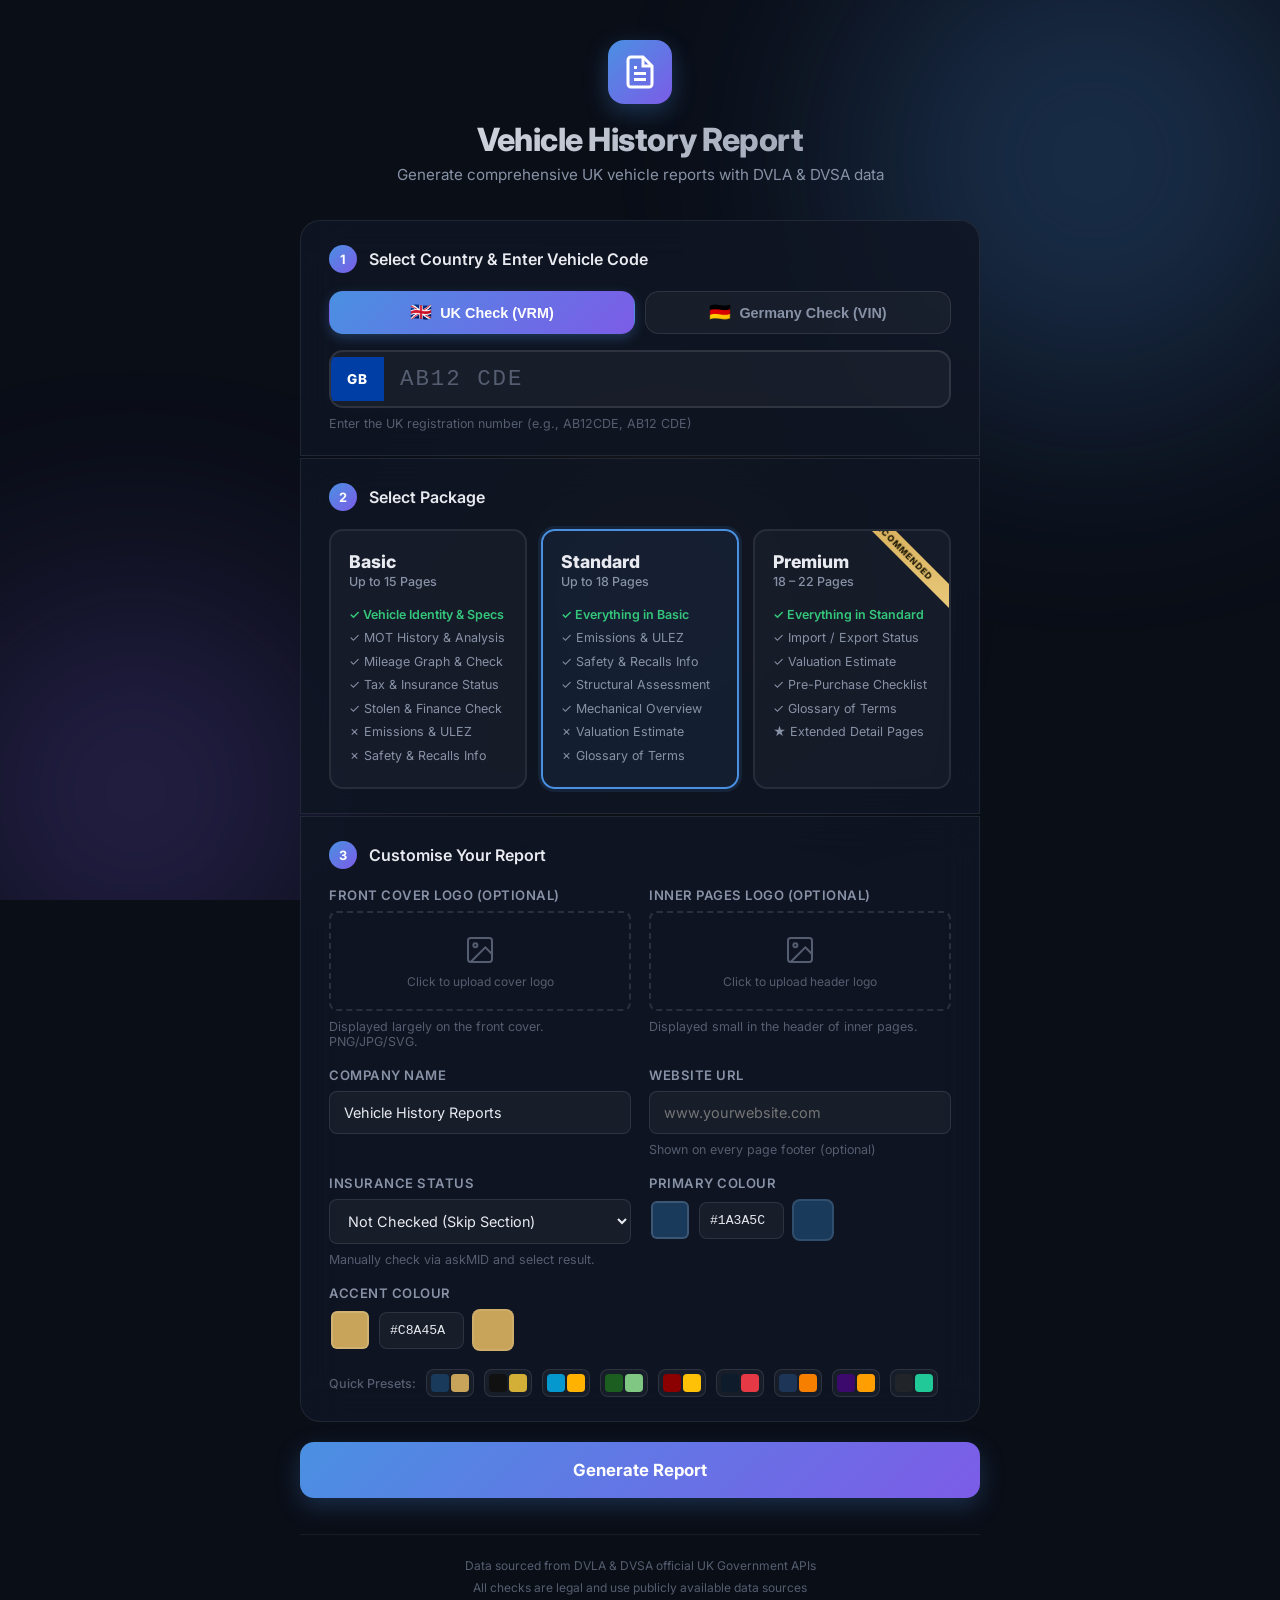
<file: templates/index.html>
<!DOCTYPE html>
<html lang="en">
<head>
    <meta charset="UTF-8">
    <meta name="viewport" content="width=device-width, initial-scale=1.0">
    <title>UK Vehicle History Report Generator</title>
    <meta name="description" content="Generate comprehensive UK vehicle history reports with MOT history, tax status, mileage analysis, and more.">
    <link rel="preconnect" href="https://fonts.googleapis.com">
    <link rel="preconnect" href="https://fonts.gstatic.com" crossorigin>
    <link href="https://fonts.googleapis.com/css2?family=Inter:wght@300;400;500;600;700;800;900&display=swap" rel="stylesheet">
    <link rel="stylesheet" href="/static/css/app.css">
</head>
<body>
    <!-- ── Animated Background ──────────────────────────────── -->
    <div class="bg-animation">
        <div class="bg-orb bg-orb-1"></div>
        <div class="bg-orb bg-orb-2"></div>
        <div class="bg-orb bg-orb-3"></div>
    </div>

    <!-- ── Main Container ───────────────────────────────────── -->
    <div class="app-container">
        
        <!-- ── Header ───────────────────────────────────────── -->
        <header class="app-header">
            <div class="header-icon">
                <svg width="36" height="36" viewBox="0 0 24 24" fill="none" stroke="currentColor" stroke-width="2">
                    <path d="M14 2H6a2 2 0 0 0-2 2v16a2 2 0 0 0 2 2h12a2 2 0 0 0 2-2V8z"/>
                    <polyline points="14 2 14 8 20 8"/>
                    <line x1="16" y1="13" x2="8" y2="13"/>
                    <line x1="16" y1="17" x2="8" y2="17"/>
                    <polyline points="10 9 9 9 8 9"/>
                </svg>
            </div>
            <h1 class="app-title">Vehicle History Report</h1>
            <p class="app-subtitle">Generate comprehensive UK vehicle reports with DVLA & DVSA data</p>
        </header>

        <!-- ── Form Card ────────────────────────────────────── -->
        <form id="reportForm" class="report-form" enctype="multipart/form-data">
            
            <!-- Step 1: Country & Vehicle Registration/VIN -->
            <div class="form-section">
                <div class="section-label">
                    <span class="step-number">1</span>
                    <span>Select Country & Enter Vehicle Code</span>
                </div>

                <div class="country-tabs">
                    <button type="button" class="country-tab active" id="tab-uk" data-country="uk" onclick="switchCountry('uk')">
                        <span class="tab-flag">🇬🇧</span> UK Check (VRM)
                    </button>
                    <button type="button" class="country-tab" id="tab-de" data-country="de" onclick="switchCountry('de')">
                        <span class="tab-flag">🇩🇪</span> Germany Check (VIN)
                    </button>
                </div>
                <input type="hidden" id="country" name="country" value="uk">

                <div class="reg-input-wrapper">
                    <div class="reg-plate-icon" id="plateIcon">GB</div>
                    <input 
                        type="text" 
                        id="registration" 
                        name="registration" 
                        class="reg-input"
                        placeholder="AB12 CDE"
                        required
                        maxlength="17"
                        autocomplete="off"
                        spellcheck="false"
                    >
                </div>
                <p class="input-hint" id="inputHint">Enter the UK registration number (e.g., AB12CDE, AB12 CDE)</p>
            </div>

            <!-- Step 2: Package Selection -->
            <div class="form-section">
                <div class="section-label">
                    <span class="step-number">2</span>
                    <span>Select Package</span>
                </div>
                <div class="package-grid">
                    <label class="package-card" id="pkg-basic">
                        <input type="radio" name="package" value="basic" hidden>
                        <div class="package-badge">Basic</div>
                        <div class="package-pages">Up to 15 Pages</div>
                        <ul class="package-features">
                            <li>✓ Vehicle Identity & Specs</li>
                            <li>✓ MOT History & Analysis</li>
                            <li>✓ Mileage Graph & Check</li>
                            <li>✓ Tax & Insurance Status</li>
                            <li>✓ Stolen & Finance Check</li>
                            <li>✗ Emissions & ULEZ</li>
                            <li>✗ Safety & Recalls Info</li>
                        </ul>
                    </label>
                    <label class="package-card" id="pkg-standard">
                        <input type="radio" name="package" value="standard" checked hidden>
                        <div class="package-badge">Standard</div>
                        <div class="package-pages">Up to 18 Pages</div>
                        <ul class="package-features">
                            <li>✓ Everything in Basic</li>
                            <li>✓ Emissions & ULEZ</li>
                            <li>✓ Safety & Recalls Info</li>
                            <li>✓ Structural Assessment</li>
                            <li>✓ Mechanical Overview</li>
                            <li>✗ Valuation Estimate</li>
                            <li>✗ Glossary of Terms</li>
                        </ul>
                    </label>
                    <label class="package-card premium" id="pkg-premium">
                        <input type="radio" name="package" value="premium" hidden>
                        <div class="package-ribbon">RECOMMENDED</div>
                        <div class="package-badge">Premium</div>
                        <div class="package-pages">18 – 22 Pages</div>
                        <ul class="package-features">
                            <li>✓ Everything in Standard</li>
                            <li>✓ Import / Export Status</li>
                            <li>✓ Valuation Estimate</li>
                            <li>✓ Pre-Purchase Checklist</li>
                            <li>✓ Glossary of Terms</li>
                            <li>★ Extended Detail Pages</li>
                        </ul>
                    </label>
                </div>
            </div>

            <!-- Step 3: Customization -->
            <div class="form-section">
                <div class="section-label">
                    <span class="step-number">3</span>
                    <span>Customise Your Report</span>
                </div>

                <div class="custom-grid">
                    <!-- Cover Logo Upload -->
                    <div class="custom-item">
                        <label class="custom-label">Front Cover Logo (Optional)</label>
                        <div class="logo-upload" id="coverLogoUpload">
                            <input type="file" id="coverLogo" name="cover_logo" accept="image/*" hidden>
                            <div class="logo-placeholder" id="coverLogoPlaceholder">
                                <svg width="32" height="32" viewBox="0 0 24 24" fill="none" stroke="currentColor" stroke-width="1.5">
                                    <rect x="3" y="3" width="18" height="18" rx="2"/>
                                    <circle cx="8.5" cy="8.5" r="1.5"/>
                                    <polyline points="21 15 16 10 5 21"/>
                                </svg>
                                <span>Click to upload cover logo</span>
                            </div>
                            <img id="coverLogoPreview" class="logo-preview" alt="Cover Logo Preview" style="display:none;">
                        </div>
                        <p class="input-hint">Displayed largely on the front cover. PNG/JPG/SVG.</p>
                    </div>

                    <!-- Header Logo Upload -->
                    <div class="custom-item">
                        <label class="custom-label">Inner Pages Logo (Optional)</label>
                        <div class="logo-upload" id="headerLogoUpload">
                            <input type="file" id="headerLogo" name="header_logo" accept="image/*" hidden>
                            <div class="logo-placeholder" id="headerLogoPlaceholder">
                                <svg width="32" height="32" viewBox="0 0 24 24" fill="none" stroke="currentColor" stroke-width="1.5">
                                    <rect x="3" y="3" width="18" height="18" rx="2"/>
                                    <circle cx="8.5" cy="8.5" r="1.5"/>
                                    <polyline points="21 15 16 10 5 21"/>
                                </svg>
                                <span>Click to upload header logo</span>
                            </div>
                            <img id="headerLogoPreview" class="logo-preview" alt="Header Logo Preview" style="display:none;">
                        </div>
                        <p class="input-hint">Displayed small in the header of inner pages.</p>
                    </div>

                    <!-- Company Name -->
                    <div class="custom-item">
                        <label class="custom-label" for="companyName">Company Name</label>
                        <input type="text" id="companyName" name="company_name" class="text-input" 
                               value="Vehicle History Reports" placeholder="Your Company Name">
                    </div>

                    <!-- Website URL -->
                    <div class="custom-item">
                        <label class="custom-label" for="websiteUrl">Website URL</label>
                        <input type="text" id="websiteUrl" name="website_url" class="text-input" 
                               placeholder="www.yourwebsite.com">
                        <p class="input-hint">Shown on every page footer (optional)</p>
                    </div>

                    <!-- Insurance Status (Manual) -->
                    <div class="custom-item">
                        <label class="custom-label" for="insuranceStatus">Insurance Status</label>
                        <select id="insuranceStatus" name="insurance_status" class="text-input">
                            <option value="not_checked" selected>Not Checked (Skip Section)</option>
                            <option value="insured">Insured (Approved)</option>
                            <option value="not_insured">Not Insured</option>
                        </select>
                        <p class="input-hint">Manually check via askMID and select result.</p>
                    </div>

                    <!-- Primary Color -->
                    <div class="custom-item">
                        <label class="custom-label">Primary Colour</label>
                        <div class="color-picker-row">
                            <input type="color" id="primaryColor" name="primary_color" value="#1a3a5c" class="color-input">
                            <input type="text" id="primaryColorHex" class="color-hex" value="#1a3a5c" maxlength="7">
                            <div class="color-preview" id="primaryPreview" style="background:#1a3a5c;"></div>
                        </div>
                    </div>

                    <!-- Accent Color -->
                    <div class="custom-item">
                        <label class="custom-label">Accent Colour</label>
                        <div class="color-picker-row">
                            <input type="color" id="accentColor" name="accent_color" value="#c8a45a" class="color-input">
                            <input type="text" id="accentColorHex" class="color-hex" value="#c8a45a" maxlength="7">
                            <div class="color-preview" id="accentPreview" style="background:#c8a45a;"></div>
                        </div>
                    </div>
                </div>

                <!-- Preset Colors -->
                <div class="preset-colors">
                    <span class="preset-label">Quick Presets:</span>
                    <button type="button" class="preset-btn" data-primary="#1a3a5c" data-accent="#c8a45a" title="Navy & Gold">
                        <span style="background:#1a3a5c;"></span><span style="background:#c8a45a;"></span>
                    </button>
                    <button type="button" class="preset-btn" data-primary="#111111" data-accent="#d4af37" title="Golden Black">
                        <span style="background:#111111;"></span><span style="background:#d4af37;"></span>
                    </button>
                    <button type="button" class="preset-btn" data-primary="#0598CF" data-accent="#ffb300" title="Ocean Cyan & Amber">
                        <span style="background:#0598CF;"></span><span style="background:#ffb300;"></span>
                    </button>
                    <button type="button" class="preset-btn" data-primary="#1b5e20" data-accent="#81c784" title="Forest Green">
                        <span style="background:#1b5e20;"></span><span style="background:#81c784;"></span>
                    </button>
                    <button type="button" class="preset-btn" data-primary="#8b0000" data-accent="#ffc107" title="Ruby Red & Gold">
                        <span style="background:#8b0000;"></span><span style="background:#ffc107;"></span>
                    </button>
                    <button type="button" class="preset-btn" data-primary="#0d1b2a" data-accent="#e63946" title="Dark & Red">
                        <span style="background:#0d1b2a;"></span><span style="background:#e63946;"></span>
                    </button>
                    <button type="button" class="preset-btn" data-primary="#1d3557" data-accent="#f77f00" title="Blue & Orange">
                        <span style="background:#1d3557;"></span><span style="background:#f77f00;"></span>
                    </button>
                    <button type="button" class="preset-btn" data-primary="#3c096c" data-accent="#ff9e00" title="Purple & Amber">
                        <span style="background:#3c096c;"></span><span style="background:#ff9e00;"></span>
                    </button>
                    <button type="button" class="preset-btn" data-primary="#212529" data-accent="#20c997" title="Charcoal & Teal">
                        <span style="background:#212529;"></span><span style="background:#20c997;"></span>
                    </button>
                </div>
            </div>

            <!-- Submit -->
            <button type="submit" class="submit-btn" id="submitBtn">
                <span class="btn-text">Generate Report</span>
                <span class="btn-loader" id="btnLoader" style="display:none;">
                    <span class="spinner"></span>
                    Generating PDF...
                </span>
            </button>
        </form>

        <!-- ── Status Message ───────────────────────────────── -->
        <div id="statusMessage" class="status-message" style="display:none;"></div>

        <!-- ── Footer ───────────────────────────────────────── -->
        <footer class="app-footer">
            <p>Data sourced from DVLA &amp; DVSA official UK Government APIs</p>
            <p>All checks are legal and use publicly available data sources</p>
        </footer>
    </div>

    <script src="/static/js/app.js?v=3"></script>
</body>
</html>
</file>
<file: static/css/app.css>
/* ═══════════════════════════════════════════════════════════════
   UK Vehicle History Report Generator — Frontend Styles
   Premium glassmorphism dark-mode design
   ═══════════════════════════════════════════════════════════════ */

/* ── CSS Variables ─────────────────────────────────────────── */
:root {
    --bg-dark: #0a0e17;
    --bg-card: rgba(16, 22, 36, 0.85);
    --bg-card-hover: rgba(22, 30, 48, 0.95);
    --glass-border: rgba(255, 255, 255, 0.08);
    --glass-border-hover: rgba(255, 255, 255, 0.15);
    --text-primary: #e8eaf0;
    --text-secondary: #8892a6;
    --text-muted: #555e70;
    --accent-blue: #4a90e2;
    --accent-gold: #d4a853;
    --accent-green: #34c77b;
    --accent-red: #e74c5e;
    --gradient-primary: linear-gradient(135deg, #4a90e2, #7c5ce7);
    --gradient-gold: linear-gradient(135deg, #d4a853, #e8c97a);
    --radius-sm: 8px;
    --radius-md: 14px;
    --radius-lg: 20px;
    --shadow-card: 0 8px 32px rgba(0, 0, 0, 0.3);
    --shadow-glow: 0 0 40px rgba(74, 144, 226, 0.15);
    --transition: all 0.3s cubic-bezier(0.4, 0, 0.2, 1);
}

/* ── Reset & Base ──────────────────────────────────────────── */
*, *::before, *::after {
    margin: 0;
    padding: 0;
    box-sizing: border-box;
}

body {
    font-family: 'Inter', -apple-system, BlinkMacSystemFont, sans-serif;
    background: var(--bg-dark);
    color: var(--text-primary);
    min-height: 100vh;
    overflow-x: hidden;
    -webkit-font-smoothing: antialiased;
}

/* ── Animated Background ───────────────────────────────────── */
.bg-animation {
    position: fixed;
    top: 0;
    left: 0;
    width: 100%;
    height: 100%;
    z-index: 0;
    pointer-events: none;
    overflow: hidden;
}

.bg-orb {
    position: absolute;
    border-radius: 50%;
    filter: blur(120px);
    opacity: 0.25;
    animation: float 20s ease-in-out infinite;
}

.bg-orb-1 {
    width: 500px;
    height: 500px;
    background: #4a90e2;
    top: -10%;
    right: -5%;
    animation-delay: 0s;
}

.bg-orb-2 {
    width: 400px;
    height: 400px;
    background: #7c5ce7;
    bottom: -10%;
    left: -5%;
    animation-delay: -7s;
}

.bg-orb-3 {
    width: 300px;
    height: 300px;
    background: #d4a853;
    top: 50%;
    left: 40%;
    animation-delay: -14s;
    opacity: 0.12;
}

@keyframes float {
    0%, 100% { transform: translate(0, 0) scale(1); }
    25% { transform: translate(30px, -40px) scale(1.05); }
    50% { transform: translate(-20px, 30px) scale(0.95); }
    75% { transform: translate(40px, 20px) scale(1.02); }
}

/* ── App Container ─────────────────────────────────────────── */
.app-container {
    position: relative;
    z-index: 1;
    max-width: 720px;
    margin: 0 auto;
    padding: 40px 20px 60px;
}

/* ── Header ────────────────────────────────────────────────── */
.app-header {
    text-align: center;
    margin-bottom: 36px;
}

.header-icon {
    width: 64px;
    height: 64px;
    margin: 0 auto 16px;
    display: flex;
    align-items: center;
    justify-content: center;
    background: var(--gradient-primary);
    border-radius: 16px;
    color: #fff;
    box-shadow: 0 8px 24px rgba(74, 144, 226, 0.3);
}

.app-title {
    font-size: 2rem;
    font-weight: 800;
    letter-spacing: -0.5px;
    background: linear-gradient(135deg, #e8eaf0, #8892a6);
    -webkit-background-clip: text;
    -webkit-text-fill-color: transparent;
    background-clip: text;
    margin-bottom: 6px;
}

.app-subtitle {
    font-size: 0.95rem;
    color: var(--text-secondary);
    font-weight: 400;
}

/* ── Form ──────────────────────────────────────────────────── */
.report-form {
    display: flex;
    flex-direction: column;
    gap: 0;
}

.form-section {
    background: var(--bg-card);
    border: 1px solid var(--glass-border);
    backdrop-filter: blur(20px);
    -webkit-backdrop-filter: blur(20px);
    padding: 24px 28px;
    margin-bottom: 2px;
    transition: var(--transition);
}

.form-section:first-child {
    border-radius: var(--radius-lg) var(--radius-lg) 0 0;
}

.form-section:last-of-type {
    border-radius: 0 0 var(--radius-lg) var(--radius-lg);
    margin-bottom: 0;
}

.form-section:hover {
    background: var(--bg-card-hover);
    border-color: var(--glass-border-hover);
}

/* ── Section Label ─────────────────────────────────────────── */
.section-label {
    display: flex;
    align-items: center;
    gap: 12px;
    margin-bottom: 18px;
    font-size: 1rem;
    font-weight: 600;
    color: var(--text-primary);
}

.step-number {
    display: inline-flex;
    align-items: center;
    justify-content: center;
    width: 28px;
    height: 28px;
    background: var(--gradient-primary);
    color: #fff;
    border-radius: 50%;
    font-size: 0.8rem;
    font-weight: 700;
    flex-shrink: 0;
}

/* ── Country Tabs ──────────────────────────────────────────── */
.country-tabs {
    display: flex;
    gap: 10px;
    margin-bottom: 16px;
}

.country-tab {
    flex: 1;
    display: flex;
    align-items: center;
    justify-content: center;
    gap: 8px;
    padding: 10px 16px;
    background: rgba(255, 255, 255, 0.04);
    border: 1px solid rgba(255, 255, 255, 0.1);
    border-radius: var(--radius-md);
    color: var(--text-secondary);
    font-size: 0.9rem;
    font-weight: 600;
    cursor: pointer;
    transition: var(--transition);
}

.country-tab:hover {
    background: rgba(255, 255, 255, 0.08);
    color: var(--text-primary);
}

.country-tab.active {
    background: var(--gradient-primary);
    border-color: transparent;
    color: #ffffff;
    box-shadow: 0 4px 12px rgba(74, 144, 226, 0.3);
}

.tab-flag {
    font-size: 1.1rem;
}

/* ── Registration Input ────────────────────────────────────── */
.reg-input-wrapper {
    display: flex;
    align-items: center;
    background: rgba(255, 255, 255, 0.04);
    border: 2px solid rgba(255, 255, 255, 0.1);
    border-radius: var(--radius-md);
    overflow: hidden;
    transition: var(--transition);
}

.reg-input-wrapper:focus-within {
    border-color: var(--accent-blue);
    box-shadow: 0 0 0 4px rgba(74, 144, 226, 0.15);
}

.reg-plate-icon {
    background: #003da5;
    color: #fff;
    padding: 14px 16px;
    font-weight: 800;
    font-size: 0.85rem;
    letter-spacing: 1px;
    min-width: 52px;
    text-align: center;
    user-select: none;
}

.reg-input {
    flex: 1;
    background: none;
    border: none;
    outline: none;
    padding: 14px 16px;
    font-size: 1.4rem;
    font-weight: 700;
    font-family: 'Consolas', 'Courier New', monospace;
    letter-spacing: 3px;
    text-transform: uppercase;
    color: var(--text-primary);
}

.reg-input::placeholder {
    color: var(--text-muted);
    font-weight: 400;
    letter-spacing: 2px;
}

.input-hint {
    font-size: 0.78rem;
    color: var(--text-muted);
    margin-top: 8px;
}

/* ── Package Selection ─────────────────────────────────────── */
.package-grid {
    display: grid;
    grid-template-columns: 1fr 1fr 1fr;
    gap: 14px;
}

.package-card {
    position: relative;
    background: rgba(255, 255, 255, 0.03);
    border: 2px solid rgba(255, 255, 255, 0.08);
    border-radius: var(--radius-md);
    padding: 20px 18px;
    cursor: pointer;
    transition: var(--transition);
    overflow: hidden;
}

.package-card:hover {
    border-color: rgba(255, 255, 255, 0.18);
    background: rgba(255, 255, 255, 0.06);
    transform: translateY(-2px);
}

.package-card:has(input:checked) {
    border-color: var(--accent-blue);
    background: rgba(74, 144, 226, 0.08);
    box-shadow: 0 0 0 3px rgba(74, 144, 226, 0.12);
}

.package-card.premium:has(input:checked) {
    border-color: var(--accent-gold);
    background: rgba(212, 168, 83, 0.08);
    box-shadow: 0 0 0 3px rgba(212, 168, 83, 0.12);
}

.package-ribbon {
    position: absolute;
    top: 10px;
    right: -30px;
    background: var(--gradient-gold);
    color: #1a1400;
    font-size: 0.55rem;
    font-weight: 800;
    padding: 3px 36px;
    transform: rotate(45deg);
    letter-spacing: 1px;
}

.package-badge {
    font-size: 1.1rem;
    font-weight: 800;
    margin-bottom: 2px;
}

.package-pages {
    font-size: 0.78rem;
    color: var(--text-secondary);
    margin-bottom: 14px;
    font-weight: 500;
}

.package-features {
    list-style: none;
    padding: 0;
}

.package-features li {
    font-size: 0.78rem;
    color: var(--text-secondary);
    padding: 3px 0;
    line-height: 1.4;
}

.package-features li:first-child {
    color: var(--accent-green);
    font-weight: 600;
}

/* ── Customization Grid ────────────────────────────────────── */
.custom-grid {
    display: grid;
    grid-template-columns: 1fr 1fr;
    gap: 18px;
}

.custom-item {
    display: flex;
    flex-direction: column;
}

.custom-label {
    font-size: 0.82rem;
    font-weight: 600;
    color: var(--text-secondary);
    margin-bottom: 8px;
    text-transform: uppercase;
    letter-spacing: 0.5px;
}

/* ── Logo Upload ───────────────────────────────────────────── */
.logo-upload {
    cursor: pointer;
    border: 2px dashed rgba(255, 255, 255, 0.12);
    border-radius: var(--radius-sm);
    overflow: hidden;
    transition: var(--transition);
    height: 100px;
    display: flex;
    align-items: center;
    justify-content: center;
}

.logo-upload:hover {
    border-color: var(--accent-blue);
    background: rgba(74, 144, 226, 0.05);
}

.logo-placeholder {
    text-align: center;
    color: var(--text-muted);
}

.logo-placeholder svg {
    margin-bottom: 4px;
}

.logo-placeholder span {
    display: block;
    font-size: 0.75rem;
}

.logo-preview {
    max-height: 90px;
    max-width: 100%;
    object-fit: contain;
}

/* ── Text Input ────────────────────────────────────────────── */
.text-input {
    background: rgba(255, 255, 255, 0.04);
    border: 1px solid rgba(255, 255, 255, 0.1);
    border-radius: var(--radius-sm);
    padding: 12px 14px;
    color: var(--text-primary);
    font-size: 0.9rem;
    font-family: 'Inter', sans-serif;
    outline: none;
    transition: var(--transition);
}

.text-input:focus {
    border-color: var(--accent-blue);
    box-shadow: 0 0 0 3px rgba(74, 144, 226, 0.12);
}

/* ── Color Picker ──────────────────────────────────────────── */
.color-picker-row {
    display: flex;
    align-items: center;
    gap: 8px;
}

.color-input {
    width: 42px;
    height: 42px;
    border: none;
    border-radius: var(--radius-sm);
    cursor: pointer;
    background: none;
    padding: 0;
}

.color-input::-webkit-color-swatch-wrapper {
    padding: 2px;
}

.color-input::-webkit-color-swatch {
    border: 2px solid rgba(255, 255, 255, 0.15);
    border-radius: 6px;
}

.color-hex {
    background: rgba(255, 255, 255, 0.04);
    border: 1px solid rgba(255, 255, 255, 0.1);
    border-radius: var(--radius-sm);
    padding: 10px 10px;
    color: var(--text-primary);
    font-size: 0.82rem;
    font-family: 'Consolas', monospace;
    width: 85px;
    text-transform: uppercase;
    outline: none;
    transition: var(--transition);
}

.color-hex:focus {
    border-color: var(--accent-blue);
}

.color-preview {
    width: 42px;
    height: 42px;
    border-radius: var(--radius-sm);
    border: 2px solid rgba(255, 255, 255, 0.1);
    flex-shrink: 0;
}

/* ── Preset Colors ─────────────────────────────────────────── */
.preset-colors {
    display: flex;
    align-items: center;
    gap: 10px;
    margin-top: 18px;
    flex-wrap: wrap;
}

.preset-label {
    font-size: 0.78rem;
    color: var(--text-muted);
    font-weight: 500;
}

.preset-btn {
    display: flex;
    gap: 2px;
    padding: 4px;
    background: rgba(255, 255, 255, 0.04);
    border: 1px solid rgba(255, 255, 255, 0.1);
    border-radius: 8px;
    cursor: pointer;
    transition: var(--transition);
}

.preset-btn:hover {
    border-color: rgba(255, 255, 255, 0.3);
    transform: scale(1.1);
}

.preset-btn span {
    display: block;
    width: 18px;
    height: 18px;
    border-radius: 4px;
}

/* ── Submit Button ─────────────────────────────────────────── */
.submit-btn {
    margin-top: 20px;
    padding: 18px 32px;
    background: var(--gradient-primary);
    border: none;
    border-radius: var(--radius-md);
    color: #fff;
    font-size: 1.05rem;
    font-weight: 700;
    font-family: 'Inter', sans-serif;
    cursor: pointer;
    transition: var(--transition);
    box-shadow: 0 8px 24px rgba(74, 144, 226, 0.25);
    position: relative;
    overflow: hidden;
}

.submit-btn::before {
    content: '';
    position: absolute;
    top: 0;
    left: -100%;
    width: 100%;
    height: 100%;
    background: linear-gradient(90deg, transparent, rgba(255, 255, 255, 0.15), transparent);
    transition: left 0.6s;
}

.submit-btn:hover::before {
    left: 100%;
}

.submit-btn:hover {
    transform: translateY(-2px);
    box-shadow: 0 12px 32px rgba(74, 144, 226, 0.35);
}

.submit-btn:active {
    transform: translateY(0);
}

.submit-btn:disabled {
    opacity: 0.6;
    cursor: not-allowed;
    transform: none;
}

.btn-loader {
    display: flex;
    align-items: center;
    justify-content: center;
    gap: 10px;
}

.spinner {
    display: inline-block;
    width: 20px;
    height: 20px;
    border: 3px solid rgba(255, 255, 255, 0.3);
    border-top-color: #fff;
    border-radius: 50%;
    animation: spin 0.8s linear infinite;
}

@keyframes spin {
    to { transform: rotate(360deg); }
}

/* ── Status Message ────────────────────────────────────────── */
.status-message {
    margin-top: 16px;
    padding: 14px 20px;
    border-radius: var(--radius-md);
    font-size: 0.9rem;
    font-weight: 500;
    text-align: center;
}

.status-message.error {
    background: rgba(231, 76, 94, 0.1);
    border: 1px solid rgba(231, 76, 94, 0.3);
    color: var(--accent-red);
}

.status-message.success {
    background: rgba(52, 199, 123, 0.1);
    border: 1px solid rgba(52, 199, 123, 0.3);
    color: var(--accent-green);
}

/* ── Footer ────────────────────────────────────────────────── */
.app-footer {
    text-align: center;
    margin-top: 36px;
    padding-top: 20px;
    border-top: 1px solid rgba(255, 255, 255, 0.06);
}

.app-footer p {
    font-size: 0.75rem;
    color: var(--text-muted);
    line-height: 1.8;
}

/* ── Responsive ────────────────────────────────────────────── */
@media (max-width: 640px) {
    .app-container {
        padding: 24px 14px 40px;
    }

    .app-title {
        font-size: 1.5rem;
    }

    .package-grid {
        grid-template-columns: 1fr;
    }

    .custom-grid {
        grid-template-columns: 1fr;
    }

    .form-section {
        padding: 18px 16px;
    }

    .reg-input {
        font-size: 1.1rem;
        letter-spacing: 2px;
    }
}
</file>
